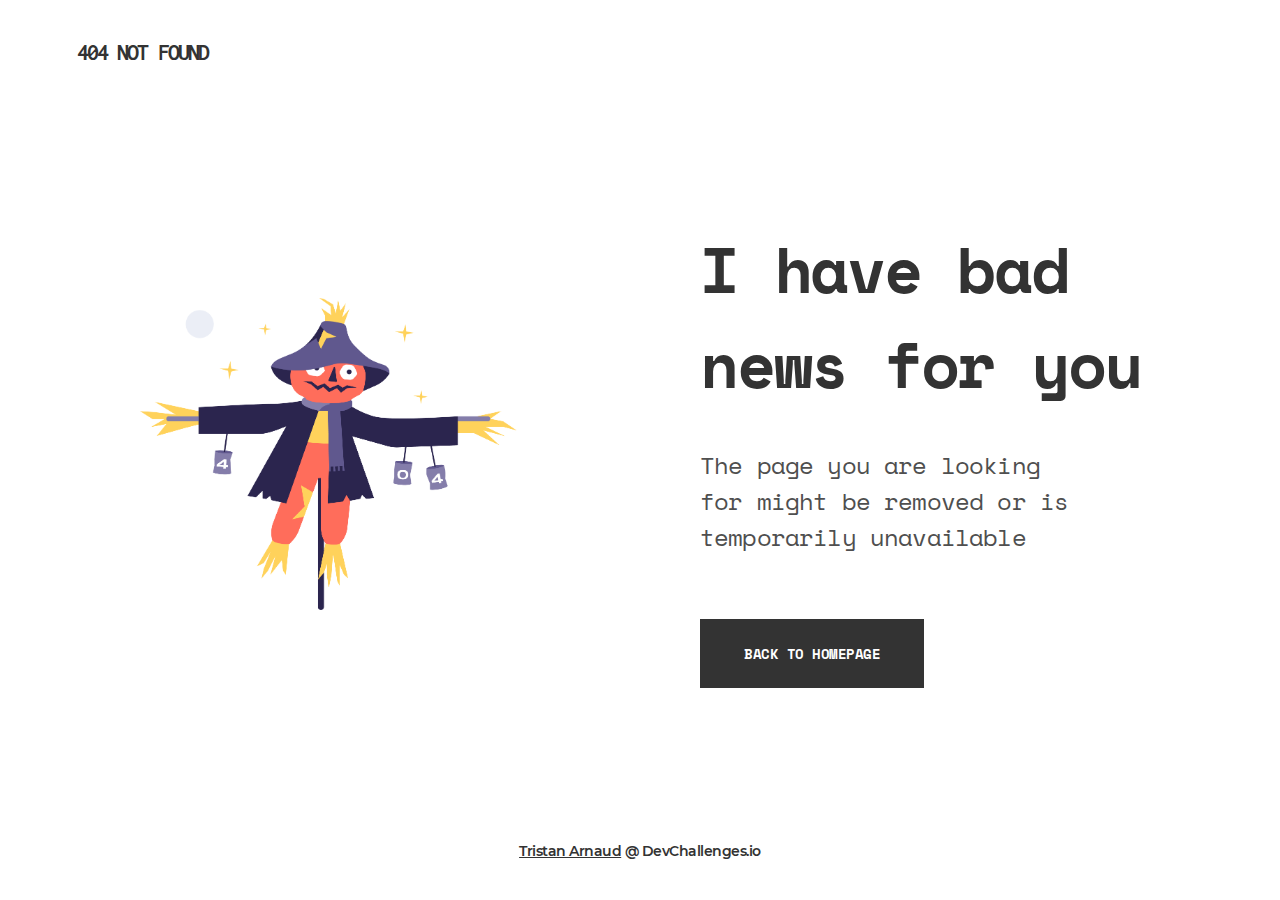
<file: responsive-web-design/404-not-found/index.html>
<!DOCTYPE html>
<html lang="en">
<head>
    <meta charset="UTF-8">
    <meta http-equiv="X-UA-Compatible" content="IE=edge">
    <meta name="viewport" content="width=device-width, initial-scale=1.0">
    <title>404 Page Not Found</title>
    <link rel="shortcut icon" href="assets/images/devchallenges.png" type="image/x-icon">
    <link rel="stylesheet" href="assets/css/main.css">
</head>
<body>
    <header>
        <p>404 not found</p>
    </header>

    <main class="error-page">
        <div class="container">
            <img src="assets/images/Scarecrow.png" alt="Page Not Found Scarecrow">
            <div class="content">
                <h1>I have bad news for you</h1>
                <p>The page you are looking for might be removed or is temporarily unavailable</p>
                <a href="" class="btn">Back to homepage</a>
            </div>
        </div>
    </main>
    
    <footer>
        <p><a href="https://tristn.fr" target="_blank" rel="noopener noreferrer">Tristan Arnaud</a> @ DevChallenges.io</p>
    </footer>
</body>
</html>
</file>
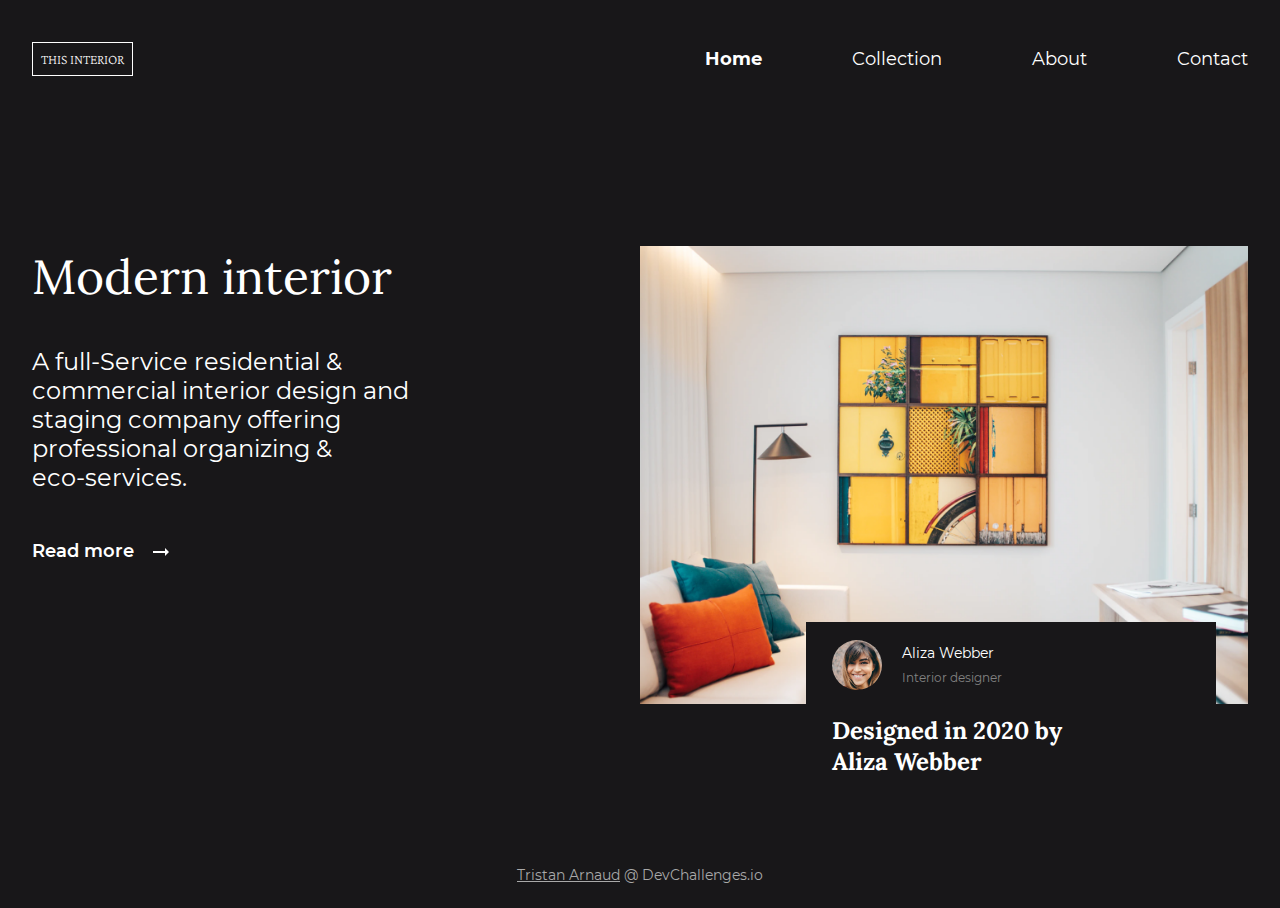
<file: responsive-web-design/interior-consultant/index.html>
<!DOCTYPE html>
<html lang="en">

<head>
  <meta charset="UTF-8">
  <meta http-equiv="X-UA-Compatible" content="IE=edge">
  <meta name="viewport" content="width=device-width, initial-scale=1.0">
  <title>Document</title>
  <link rel="stylesheet" href="assets/css/main.css">
  <link rel="shortcut icon" href="assets/images/devchallenges.png" type="image/x-icon">
</head>

<body>
  <header>
    <div class="container">
      <nav id="mainNav">
        <a href="" class="logo">This Interior</a>
        <ul class="menu">
          <li><a href="" class="active">Home</a></li>
          <li><a href="">Collection</a></li>
          <li><a href="">About</a></li>
          <li><a href="">Contact</a></li>
        </ul>
        <button class="responsive-menu">
          <svg class="open-menu-icon" xmlns="http://www.w3.org/2000/svg" viewBox="0 0 24 24" fill="black" width="18px" height="18px"><path d="M0 0h24v24H0z" fill="none"/><path d="M3 18h18v-2H3v2zm0-5h18v-2H3v2zm0-7v2h18V6H3z"/></svg>
          <svg class="close-menu-icon" xmlns="http://www.w3.org/2000/svg" viewBox="0 0 24 24" fill="black" width="18px" height="18px"><path d="M0 0h24v24H0z" fill="none"/><path d="M19 6.41L17.59 5 12 10.59 6.41 5 5 6.41 10.59 12 5 17.59 6.41 19 12 13.41 17.59 19 19 17.59 13.41 12z"/></svg>
        </button>
      </nav>
  </div>
  </header>

  <main>
    <div class="container">
      <div class="page-hero">
        <h1>Modern interior</h1>
        <p>
          A full-Service residential &<br>
          commercial interior design and<br>
          staging company offering<br>
          professional organizing &<br>
          eco-services.
        </p>
        <a href="">
          Read more
          <span class="icon"><svg xmlns="http://www.w3.org/2000/svg" viewBox="0 0 22 22">
              <path d="M0 0h24v24H0z" fill="none" />
              <path d="M16.01 11H4v2h12.01v3L20 12l-3.99-4z" />
            </svg></span>
        </a>
      </div>
      <article>
        <img src="assets/images/photo1.png" alt="Designed in 2020 by Aliza Webber" class="article-cover">
        <div class="article-card">
          <div class="article-card-profile">
            <img src="assets/images/photo2.png" alt="Aliza Webber" class="article-card-profile-image">
            <div>
              <p class="article-card-profile-name">Aliza Webber</p>
              <p class="article-card-profile-role">Interior designer</p>
            </div>
          </div>
          <h6>
            Designed in 2020 by<br>
            Aliza Webber
          </h6>
        </div>
      </article>
    </div>
  </main>

  <footer>
    <div class="container">
      <p><a href="https://tristn.fr" target="_blank" rel="noopener noreferrer">Tristan Arnaud</a> @ DevChallenges.io</p>
    </div>
  </footer>

  <script>
    let menuToggle = document.querySelector('#mainNav');

    menuToggle.addEventListener('click', function(e) {
        e.preventDefault();
        if (menuToggle.classList.contains('is-opened')) {
            menuToggle.classList.remove('is-opened');
        } else {
            menuToggle.classList.add('is-opened');
        }
    });
  </script>
</body>

</html>
</file>
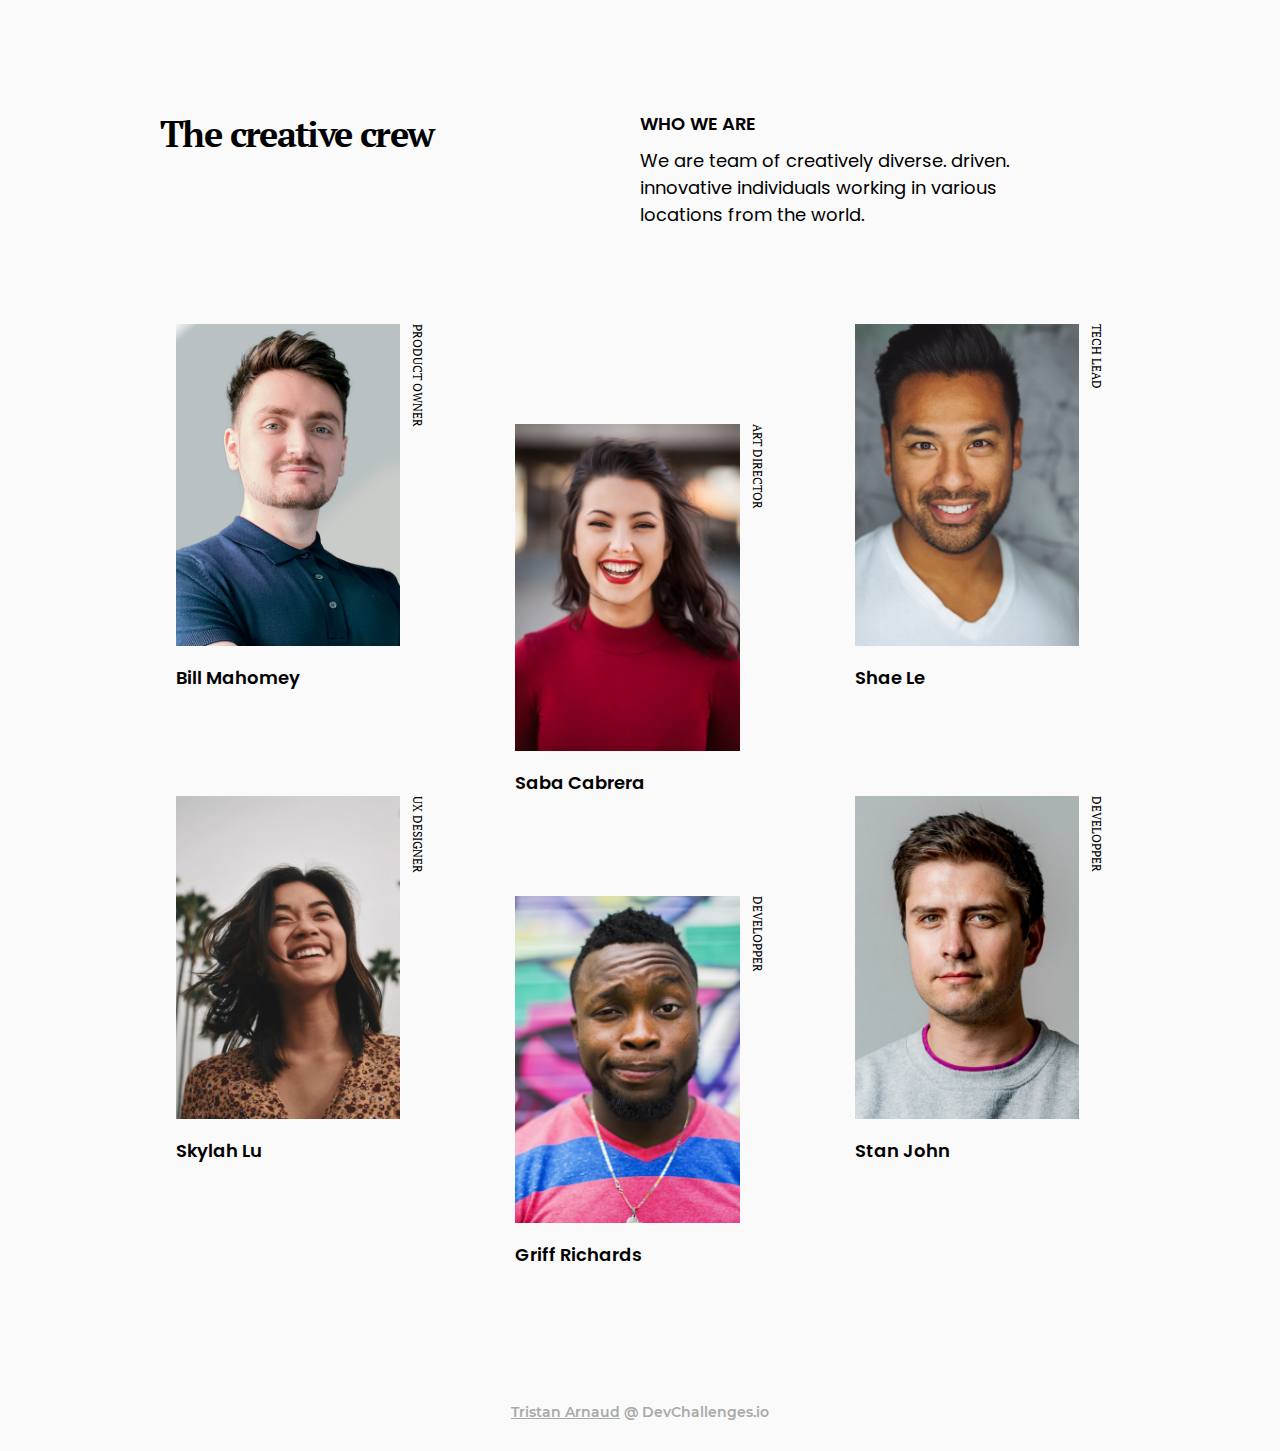
<file: responsive-web-design/my-team-page/index.html>
<!DOCTYPE html>
<html lang="en">

<head>
  <meta charset="UTF-8">
  <meta http-equiv="X-UA-Compatible" content="IE=edge">
  <meta name="viewport" content="width=device-width, initial-scale=1.0">
  <title>Team page</title>
  <link rel="stylesheet" href="assets/css/main.css">
  <link rel="shortcut icon" href="assets/images/devchallenges.png" type="image/x-icon">
</head>

<body>
  <header>
    <div class="container">
      <h1>The creative crew</h1>
      <div class="content">
        <h6>Who we are</h6>
        <p>
          We are team of creatively diverse. driven.<br>
          innovative individuals working in various<br>
          locations from the world.
        </p>
      </div>
    </div>
  </header>

  <main class="team-page">
    <div class="container">
      <div class="team-cards">

        <div class="card-member">
          <img src="assets/images/photo1.png" alt="Bill Mahomey - Product Owner" class="card-member-image">
          <span class="card-member-role">Product Owner</span>
          <h6 class="card-member-name">Bill Mahomey</h6>
        </div>
        <div class="card-member">
          <img src="assets/images/photo2.png" alt="Bill Mahomey - Product Owner" class="card-member-image">
          <span class="card-member-role">Art director</span>
          <h6 class="card-member-name">Saba Cabrera</h6>
        </div>
        <div class="card-member">
          <img src="assets/images/photo3.png" alt="Bill Mahomey - Product Owner" class="card-member-image">
          <span class="card-member-role">Tech Lead</span>
          <h6 class="card-member-name">Shae Le</h6>
        </div>
        <div class="card-member">
          <img src="assets/images/photo4.png" alt="Bill Mahomey - Product Owner" class="card-member-image">
          <span class="card-member-role">UX Designer</span>
          <h6 class="card-member-name">Skylah Lu</h6>
        </div>
        <div class="card-member">
          <img src="assets/images/photo5.png" alt="Bill Mahomey - Product Owner" class="card-member-image">
          <span class="card-member-role">Developper</span>
          <h6 class="card-member-name">Griff Richards</h6>
        </div>
        <div class="card-member">
          <img src="assets/images/photo6.png" alt="Bill Mahomey - Product Owner" class="card-member-image">
          <span class="card-member-role">Developper</span>
          <h6 class="card-member-name">Stan John</h6>
        </div>

      </div>
    </div>
  </main>

  <footer>
    <p><a href="https://tristn.fr" target="_blank" rel="noopener noreferrer">Tristan Arnaud</a> @ DevChallenges.io</p>
  </footer>
</body>

</html>
</file>
<file: responsive-web-design/404-not-found/assets/css/main.css>
* {
  box-sizing: border-box;
}

html, body, div, span, applet, object, iframe,
h1, h2, h3, h4, h5, h6, p, blockquote, pre,
a, abbr, acronym, address, big, cite, code,
del, dfn, em, img, ins, kbd, q, s, samp,
small, strike, strong, sub, sup, tt, var,
b, u, i, center,
dl, dt, dd, ol, ul, li,
fieldset, form, label, legend,
table, caption, tbody, tfoot, thead, tr, th, td,
article, aside, canvas, details, embed,
figure, figcaption, footer, header, hgroup,
menu, nav, output, ruby, section, summary,
time, mark, audio, video {
  margin: 0;
  padding: 0;
  border: 0;
  font-size: 100%;
  font: inherit;
  vertical-align: baseline;
}

article, aside, details, figcaption, figure,
footer, header, hgroup, menu, nav, section {
  display: block;
}

body {
  line-height: 1;
}

ol, ul {
  list-style: none;
}

blockquote, q {
  quotes: none;
}

blockquote:before, blockquote:after,
q:before, q:after {
  content: "";
  content: none;
}

table {
  border-collapse: collapse;
  border-spacing: 0;
}

@font-face {
  font-family: "Iconsolata";
  src: url("../fonts/Inconsolata-Bold.ttf");
}
@font-face {
  font-family: "Montserrat";
  src: url("../fonts/Montserrat-SemiBold.ttf");
}
@font-face {
  font-family: "SpaceMono Regular";
  src: url("../fonts/SpaceMono-Regular.ttf");
}
@font-face {
  font-family: "SpaceMono Bold";
  src: url("../fonts/SpaceMono-Bold.ttf");
}
h1, h2, h3, h4, h5, h6 {
  font-family: "SpaceMono Bold";
  letter-spacing: -0.035em;
  color: #333333;
}

h1 {
  font-size: 64px;
  line-height: 95px;
}
@media screen and (max-width: 991px) {
  h1 {
    font-size: 48px;
    line-height: 71px;
  }
}

p {
  font-family: "SpaceMono Regular";
  font-size: 24px;
  line-height: 36px;
  letter-spacing: -0.035em;
  color: #4F4F4F;
}
@media screen and (max-width: 991px) {
  p {
    font-size: 18px;
    line-height: 27px;
  }
}

header {
  padding-bottom: 40px;
}
header p {
  font-family: "Iconsolata";
  font-size: 24px;
  letter-spacing: -0.08em;
  line-height: 25px;
  text-transform: uppercase;
  color: #333333;
}

footer {
  padding-top: 40px;
}
footer p {
  font-family: "Montserrat";
  font-size: 14px;
  line-height: 17px;
  text-align: center;
  color: #333333;
}
footer p a {
  color: #333333;
  transition: all, 0.5s;
}
footer p a:hover {
  color: rgba(51, 51, 51, 0.25);
}

a.btn {
  display: inline-block;
  padding: 24px 44px;
  font-family: "SpaceMono Bold";
  font-size: 14px;
  line-height: 21px;
  letter-spacing: -0.035em;
  text-transform: uppercase;
  color: #fff;
  background-color: #333333;
  text-decoration: none;
  transition: all, 0.5s;
}
a.btn:hover {
  background-color: rgba(51, 51, 51, 0.25);
  color: #333333;
}

html {
  height: 100%;
}

body {
  min-height: 100%;
  display: grid;
  grid-template-rows: auto 1fr auto;
  padding: 40px 77px;
}
body footer {
  grid-row-start: 3;
  grid-row-end: 4;
}
@media screen and (max-width: 991px) {
  body {
    padding: 24px;
  }
}

main.error-page {
  padding: 40px 0;
}
main.error-page .container {
  height: 100%;
  display: grid;
  grid-template-columns: 1fr 1fr;
  grid-template-rows: 1fr;
  column-gap: 120px;
  align-items: center;
}
@media screen and (max-width: 991px) {
  main.error-page .container {
    grid-template-columns: 1fr;
    column-gap: 0;
    row-gap: 60px;
  }
}
main.error-page .container img {
  max-width: 75%;
  justify-self: center;
}
main.error-page .container .content h1 {
  margin-bottom: 36px;
}
main.error-page .container .content p {
  margin-bottom: 64px;
  max-width: 75%;
}

/*# sourceMappingURL=main.css.map */
</file>
<file: responsive-web-design/interior-consultant/assets/css/main.css>
* {
  box-sizing: border-box;
}

html, body, div, span, applet, object, iframe,
h1, h2, h3, h4, h5, h6, p, blockquote, pre,
a, abbr, acronym, address, big, cite, code,
del, dfn, em, img, ins, kbd, q, s, samp,
small, strike, strong, sub, sup, tt, var,
b, u, i, center,
dl, dt, dd, ol, ul, li,
fieldset, form, label, legend,
table, caption, tbody, tfoot, thead, tr, th, td,
article, aside, canvas, details, embed,
figure, figcaption, footer, header, hgroup,
menu, nav, output, ruby, section, summary,
time, mark, audio, video {
  margin: 0;
  padding: 0;
  border: 0;
  font-size: 100%;
  font: inherit;
  vertical-align: baseline;
}

article, aside, details, figcaption, figure,
footer, header, hgroup, menu, nav, section {
  display: block;
}

body {
  line-height: 1;
}

ol, ul {
  list-style: none;
}

blockquote, q {
  quotes: none;
}

blockquote:before, blockquote:after,
q:before, q:after {
  content: "";
  content: none;
}

table {
  border-collapse: collapse;
  border-spacing: 0;
}

.container {
  width: 100%;
  max-width: 1376px;
  margin: 0 auto;
  padding: 0 16px;
}
@media screen and (min-width: 992px) {
  .container {
    padding: 0 32px;
  }
}

/*
Crimson-pro: 200-exta light
*/
@font-face {
  font-family: "Montserrat";
  src: url("../fonts/montserrat/Montserrat-Regular.ttf");
  font-weight: 400;
  font-style: normal;
}
@font-face {
  font-family: "Montserrat";
  src: url("../fonts/montserrat/Montserrat-SemiBold.ttf");
  font-weight: 600;
  font-style: normal;
}
@font-face {
  font-family: "Montserrat";
  src: url("../fonts/montserrat/Montserrat-Bold.ttf");
  font-weight: 700;
  font-style: normal;
}
@font-face {
  font-family: "Lora";
  src: url("../fonts/lora/Lora-Regular.ttf");
  font-weight: 400;
  font-style: normal;
}
@font-face {
  font-family: "Lora";
  src: url("../fonts/lora/Lora-Bold.ttf");
  font-weight: 700;
  font-style: normal;
}
@font-face {
  font-family: "Crimson-pro";
  src: url("../fonts/crimson-pro/CrimsonPro-ExtraLight.ttf");
  font-weight: 200;
  font-style: normal;
}
* {
  -webkit-font-smoothing: antialiased;
  -moz-osx-font-smoothing: grayscale;
}

h1,
h2,
h3,
h4,
h5,
h6 {
  letter-spacing: -0.035em;
  color: #FFFFFF;
}

h1 {
  font-family: "Lora";
  font-size: 48px;
  font-weight: 400;
  line-height: 61px;
  letter-spacing: 0em;
}
@media screen and (max-width: 991px) {
  h1 {
    font-size: 36px;
    line-height: 46px;
  }
}

h6 {
  font-family: Lora;
  font-size: 24px;
  font-weight: 700;
  line-height: 31px;
  letter-spacing: 0em;
}

p {
  font-family: "Montserrat";
  font-size: 24px;
  font-weight: 400;
  line-height: 29px;
  letter-spacing: 0em;
  color: #FFFFFF;
}
@media screen and (max-width: 991px) {
  p {
    font-size: 14px;
    line-height: 17px;
  }
}

footer {
  padding-top: 152px;
  text-align: center;
}
footer p {
  display: inline-block;
  margin: 0 auto;
  padding: 8px 16px 24px 16px;
  font-family: "Montserrat";
  font-size: 14px;
  line-height: 17px;
  color: #A9A9A9;
}
@media screen and (max-width: 991px) {
  footer p {
    border-top: 1px solid #A9A9A9;
  }
}
footer p a {
  color: #A9A9A9;
  transition: all, 0.5s;
}
footer p a:hover {
  color: rgba(130, 130, 130, 0.25);
}

header {
  padding-top: 42px;
}
header nav {
  display: flex;
  justify-content: space-between;
  align-items: center;
}
header nav a {
  text-decoration: none;
  color: #FFFFFF;
  transition: all, 0.5s;
}
header nav a:hover {
  color: #828282;
}
header nav a.logo {
  font-family: "Crimson-pro";
  font-size: 14px;
  font-weight: 200;
  line-height: 16px;
  letter-spacing: 0em;
  text-transform: uppercase;
  padding: 8px;
  border: 1px solid #FFFFFF;
}
header nav a.logo:hover {
  border-color: #828282;
}
header nav ul.menu li {
  display: inline-block;
  margin-right: 86px;
}
header nav ul.menu li:last-child {
  margin-right: 0;
}
header nav ul.menu li a {
  font-family: "Montserrat";
  font-size: 18px;
  font-weight: 400;
  line-height: 22px;
}
header nav ul.menu li a.active {
  font-weight: 700;
}
header nav ul.menu {
  display: flex;
  flex-direction: column;
  justify-content: center;
  width: 100%;
  height: 100%;
  position: fixed;
  top: 0;
  bottom: 0;
  right: -100vw;
  z-index: 10;
  padding: 0 16px;
  background-color: #181719;
  transition: all, 0.4s;
}
header nav ul.menu li {
  display: block;
  text-align: center;
  margin-right: 0;
  margin-bottom: 32px;
}
header nav button.responsive-menu {
  display: block;
  z-index: 15;
  background: none;
  border: none;
}
header nav button.responsive-menu svg {
  height: 24px;
  width: 24px;
  fill: #FFFFFF;
}
header nav button.responsive-menu svg.open-menu-icon {
  display: block;
}
header nav button.responsive-menu svg.close-menu-icon {
  display: none;
}
@media screen and (min-width: 768px) {
  header nav ul.menu {
    display: inline-block;
    position: relative;
    align-items: center;
    right: 0;
    width: auto;
    height: auto;
    padding: 0;
    background-color: transparent;
  }
  header nav ul.menu li {
    display: inline-block;
    margin-right: 86px;
    margin-bottom: 0;
  }
  header nav ul.menu li:last-child {
    margin-right: 0;
  }
  header nav button.responsive-menu {
    display: none;
  }
}
header nav.is-opened button.responsive-menu svg.open-menu-icon {
  display: none;
}
header nav.is-opened button.responsive-menu svg.close-menu-icon {
  display: block;
}
header nav.is-opened ul.menu {
  /*transform: translateX(0);*/
  right: 0;
}

html {
  height: 100%;
}

body {
  min-height: 100%;
  display: grid;
  grid-template-rows: auto 1fr auto;
  background-color: #181719;
}
body footer {
  grid-row-start: 3;
  grid-row-end: 4;
}

main {
  padding-top: 38px;
}
@media screen and (min-width: 992px) {
  main {
    padding-top: 170px;
  }
}
main a {
  font-family: "Montserrat";
  font-size: 18px;
  font-weight: 600;
  line-height: 22px;
  letter-spacing: 0em;
  color: #FFFFFF;
  text-decoration: none;
  display: flex;
  align-items: center;
  transition: all, 0.5s;
}
main a span.icon {
  height: 22px;
  margin-left: 15px;
  transition: all, 0.25s;
}
main a span.icon svg {
  height: 22px;
  width: 22px;
  fill: #FFFFFF;
}
main a:hover {
  color: #828282;
}
main a:hover span.icon {
  margin-left: 25px;
}
main a:hover span.icon svg {
  fill: #828282;
}
main .container {
  display: grid;
  grid-template-columns: 1fr;
  row-gap: 37px;
}
@media screen and (min-width: 992px) {
  main .container {
    grid-template-columns: 1fr 1fr;
    row-gap: 0;
  }
}
main .page-hero h1 {
  margin-bottom: 40px;
}
main .page-hero p {
  margin-bottom: 48px;
}
main article {
  position: relative;
  max-width: 737px;
}
main article img.article-cover {
  width: 100%;
  max-width: 737px;
}
main article .article-card {
  position: absolute;
  width: 410px;
  padding: 18px 0 32px 26px;
  background-color: #181719;
  z-index: 1;
  bottom: -102px;
  right: 11px;
  box-shadow: 0px 4px 4px rgba(0, 0, 0, 0.25);
}
@media screen and (min-width: 992px) {
  main article .article-card {
    right: 32px;
    box-shadow: none;
  }
}
main article .article-card .article-card-profile {
  width: 100%;
  display: flex;
  align-items: center;
  margin-bottom: 25px;
}
main article .article-card .article-card-profile img.article-card-profile-image {
  width: 50px;
  height: 50px;
  margin-right: 20px;
  border-radius: 50%;
}
main article .article-card .article-card-profile p.article-card-profile-name {
  margin-bottom: 8px;
  font-size: 14px;
  font-weight: 400;
  line-height: 17px;
}
main article .article-card .article-card-profile p.article-card-profile-role {
  font-size: 12px;
  font-weight: 400;
  line-height: 15px;
  color: #828282;
}

/*# sourceMappingURL=main.css.map */
</file>
<file: responsive-web-design/my-team-page/assets/css/main.css>
* {
  box-sizing: border-box;
}

html, body, div, span, applet, object, iframe,
h1, h2, h3, h4, h5, h6, p, blockquote, pre,
a, abbr, acronym, address, big, cite, code,
del, dfn, em, img, ins, kbd, q, s, samp,
small, strike, strong, sub, sup, tt, var,
b, u, i, center,
dl, dt, dd, ol, ul, li,
fieldset, form, label, legend,
table, caption, tbody, tfoot, thead, tr, th, td,
article, aside, canvas, details, embed,
figure, figcaption, footer, header, hgroup,
menu, nav, output, ruby, section, summary,
time, mark, audio, video {
  margin: 0;
  padding: 0;
  border: 0;
  font-size: 100%;
  font: inherit;
  vertical-align: baseline;
}

article, aside, details, figcaption, figure,
footer, header, hgroup, menu, nav, section {
  display: block;
}

body {
  line-height: 1;
}

ol, ul {
  list-style: none;
}

blockquote, q {
  quotes: none;
}

blockquote:before, blockquote:after,
q:before, q:after {
  content: "";
  content: none;
}

table {
  border-collapse: collapse;
  border-spacing: 0;
}

.container {
  width: 100%;
  max-width: 960px;
  margin: 0 auto;
}

@font-face {
  font-family: "Poppins";
  src: url("../fonts/Poppins-Regular.ttf");
  font-weight: 400;
  font-style: normal;
}
@font-face {
  font-family: "Poppins";
  src: url("../fonts/Poppins-SemiBold.ttf");
  font-weight: 600;
  font-style: normal;
}
@font-face {
  font-family: "PTSerif";
  src: url("../fonts/PTSerif-Regular.ttf");
  font-weight: 400;
  font-style: normal;
}
@font-face {
  font-family: "PTSerif";
  src: url("../fonts/PTSerif-Bold.ttf");
  font-weight: 700;
  font-style: normal;
}
@font-face {
  font-family: "Montserrat";
  src: url("../fonts/Montserrat-SemiBold.ttf");
}
* {
  -webkit-font-smoothing: antialiased;
  -moz-osx-font-smoothing: grayscale;
}

h1,
h2,
h3,
h4,
h5,
h6 {
  letter-spacing: -0.035em;
  color: #000000;
}

h1 {
  font-family: "PTSerif";
  font-weight: 700;
  font-size: 36px;
  font-weight: 700;
  line-height: 47px;
  letter-spacing: -0.045em;
}

h6 {
  font-family: "Poppins";
  font-weight: 600;
  font-size: 18px;
  line-height: 27px;
  letter-spacing: 0em;
}

p {
  font-family: "Poppins";
  font-weight: 400;
  font-size: 18px;
  line-height: 27px;
  letter-spacing: 0em;
  color: #000000;
}

.card-member {
  position: relative;
  transition: all, 0.5s;
}
@media screen and (max-width: 991px) {
  .card-member:nth-child(2n+2) {
    margin-top: 100px;
  }
}
@media screen and (min-width: 992px) {
  .card-member:nth-child(3n+2) {
    margin-top: 100px;
  }
}
.card-member img.card-member-image {
  max-width: 90%;
}
.card-member span.card-member-role {
  font-family: "PTSerif";
  font-size: 12px;
  font-weight: 400;
  writing-mode: vertical-rl;
  text-orientation: mixed;
  line-height: 16px;
  letter-spacing: 0em;
  text-transform: uppercase;
  position: absolute;
  right: 0;
  top: 0;
}
.card-member h6 {
  margin-top: 15px;
}
.card-member:hover {
  transform: scale(1.05);
  filter: saturate(1.5);
}
@media screen and (min-width: 992px) {
  .card-member:hover {
    transform: scale(1.15);
  }
}

footer {
  padding: 40px 0 70px 0;
}
@media screen and (min-width: 992px) {
  footer {
    padding: 40px 0 30px 0;
  }
}
footer p {
  font-family: "Montserrat";
  font-size: 14px;
  line-height: 17px;
  text-align: center;
  color: #A9A9A9;
}
footer p a {
  color: #A9A9A9;
  transition: all, 0.5s;
}
footer p a:hover {
  color: rgba(169, 169, 169, 0.25);
}

header {
  padding: 0 12px;
  margin-top: 70px;
}
@media screen and (min-width: 992px) {
  header {
    padding: 0;
    margin-top: 110px;
  }
}
header .container {
  display: grid;
  grid-template-columns: 1fr;
}
@media screen and (min-width: 992px) {
  header .container {
    grid-template-columns: 1fr 1fr;
  }
}
header h1 {
  margin-bottom: 38px;
}
header h6 {
  text-transform: uppercase;
  margin-bottom: 10px;
}
@media screen and (max-width: 991px) {
  header p {
    font-size: 14px;
    font-weight: 400;
    line-height: 21px;
  }
}

body {
  background-color: #FAFAFA;
}

main.team-page {
  margin: 96px 0;
}
main.team-page .team-cards {
  display: grid;
  padding: 0 16px;
  grid-template-columns: 1fr 1fr;
  column-gap: 5px;
  max-width: 100%;
}
@media screen and (min-width: 992px) {
  main.team-page .team-cards {
    grid-template-columns: repeat(3, 1fr);
    column-gap: 90px;
  }
}

/*# sourceMappingURL=main.css.map */
</file>
